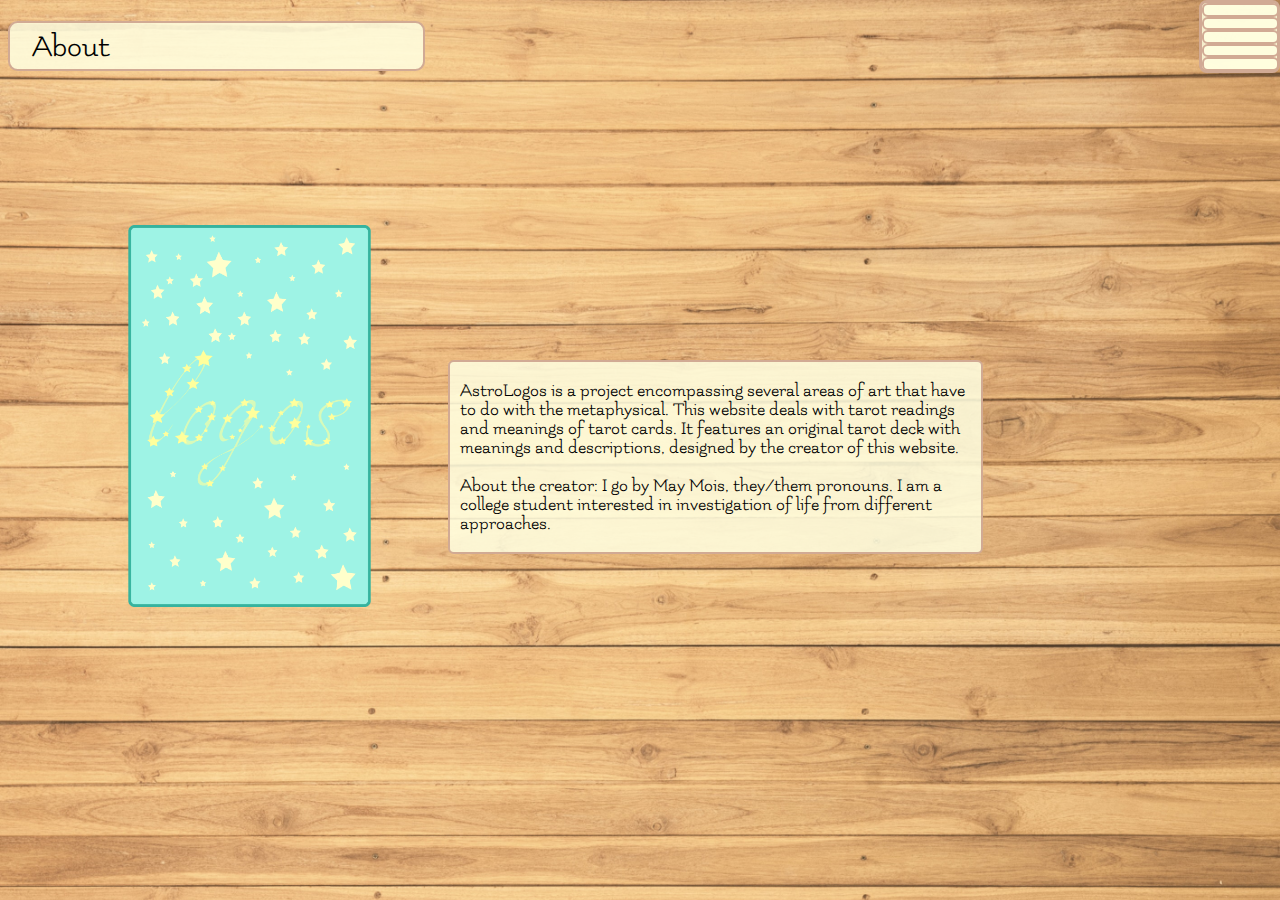
<file: templates/about.html>
<!DOCTYPE html>
<html>
<head>
	<title>AstroLogos About</title>
	<link rel="stylesheet" type="text/css" href="../stylesheets/style.css">
	<link rel="stylesheet" type="text/css" href="../stylesheets/about.css">
	<script src="https://ajax.googleapis.com/ajax/libs/jquery/3.3.1/jquery.min.js"></script>
	<script type="text/javascript" src="../javascript/app.js"></script>
	<script type="text/javascript" src="../javascript/about.js"></script>

</head>
<body>
	<div class="menu field">
		<div class="item field currPage"></div>
		<div class="item field"></div>
		<div class="item field"></div>
		<div class="item field"></div>
		<div class="item field"></div>
	</div>

	<h1 class="field">About</h1>
	<div class="head">  
		<img class="headshot" src="../images/back.png" alt="back of an astroLogos card">
	</div>
	<div class="field content">
		AstroLogos is a project encompassing several areas of art that have to do with the metaphysical. This website deals with tarot readings and meanings of tarot cards. It features an original tarot deck with meanings and descriptions, designed by the creator of this website. 
		<br><br>
		About the creator: I go by May Mois, they/them pronouns. I am a college student interested in investigation of life from different approaches. 
	</div>

</body>
</html>
</file>
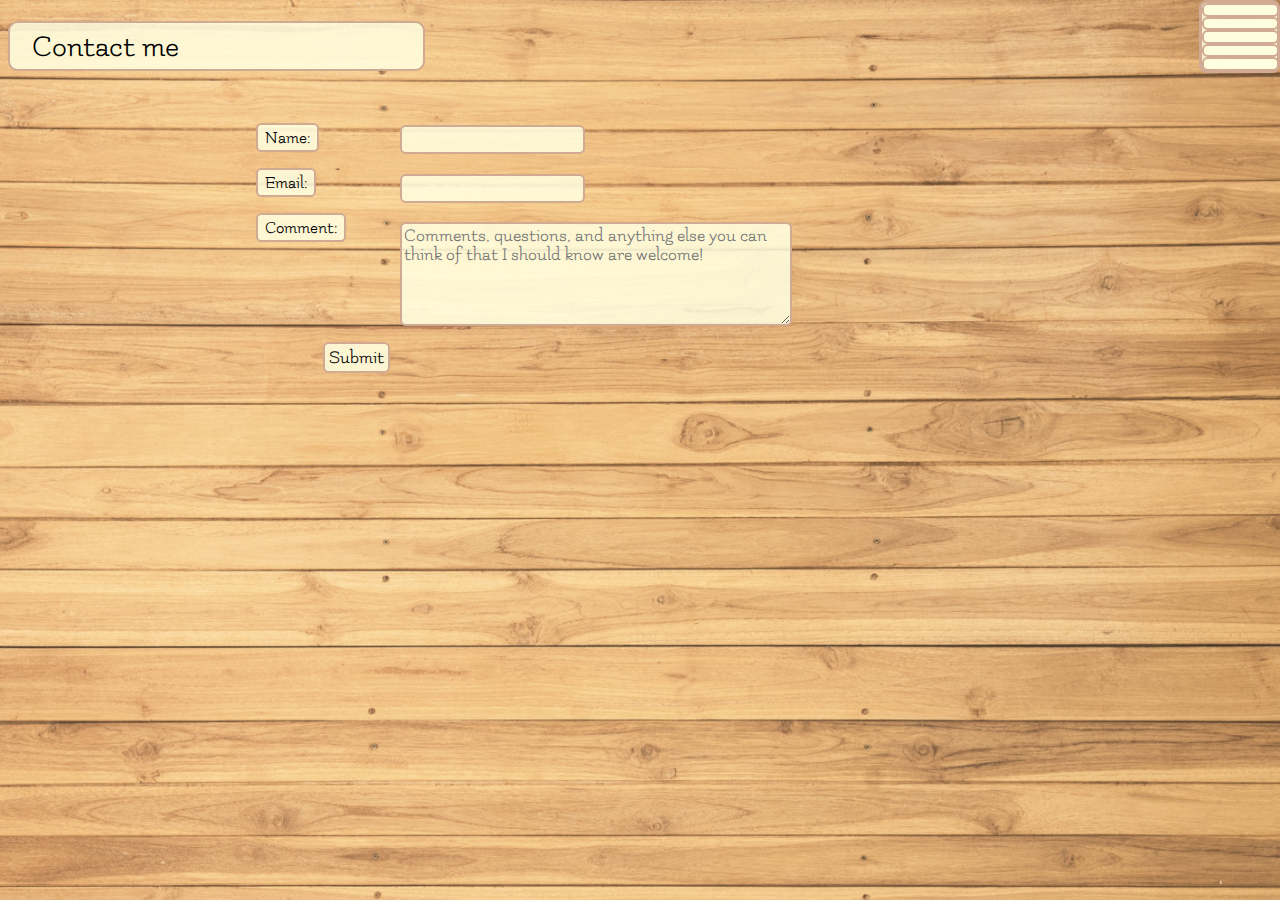
<file: templates/contact.html>
<!DOCTYPE html>
<html>
<head>
	<title>AstroLogos Contact me</title>
	<link rel="stylesheet" type="text/css" href="../stylesheets/style.css">
	<link rel="stylesheet" type="text/css" href="../stylesheets/contact.css">
	<script src="https://ajax.googleapis.com/ajax/libs/jquery/3.3.1/jquery.min.js"></script>
	<script type="text/javascript" src="../javascript/app.js"></script>

</head>
<body>
	<div class="menu field">
		<div class="item field"></div>
		<div class="item field"></div>
		<div class="item field"></div>
		<div class="item field"></div>
		<div class="item currPage field"></div>
	</div>

	<h1 class="field">Contact me</h1>
	<div class="content">
		<div class="line">
			<div class="field text">Name:</div>	
		</div>
		<div class="line">
			<div class="field text">Email:</div>	
		</div>
		<div class="line">
			<div class="field text">Comment:</div>	
			
		</div>
		<form action="https://formspree.io/moiseevamayya@gmail.com" method="POST">
			<input class="field input" name="name" type="text">	
			
			<input class="field input" name="email" type="email">	

			<textarea class="field input area" name="comment" placeholder="Comments, questions, and anything else you can think of that I should know are welcome!"></textarea>	

			<button class="field">Submit</button>

		</form>	
	</div>
</body>
</html>
</file>
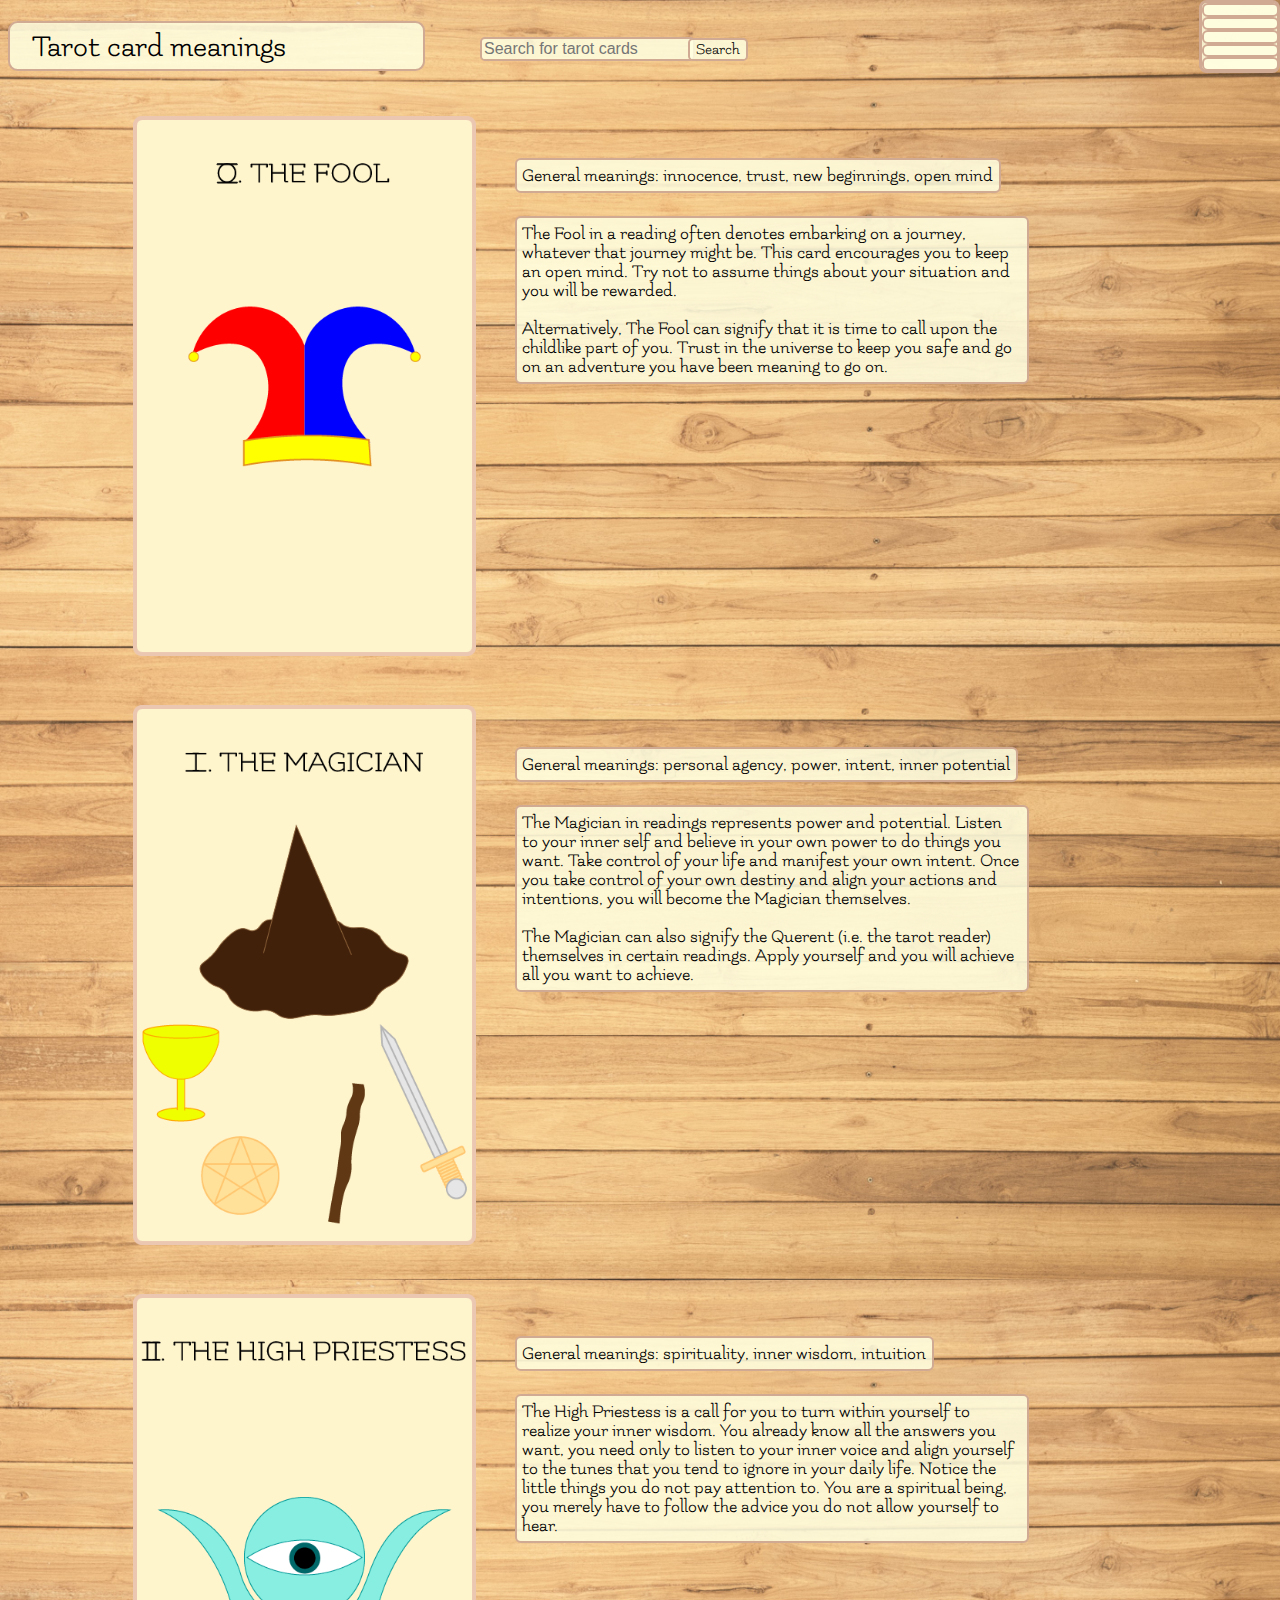
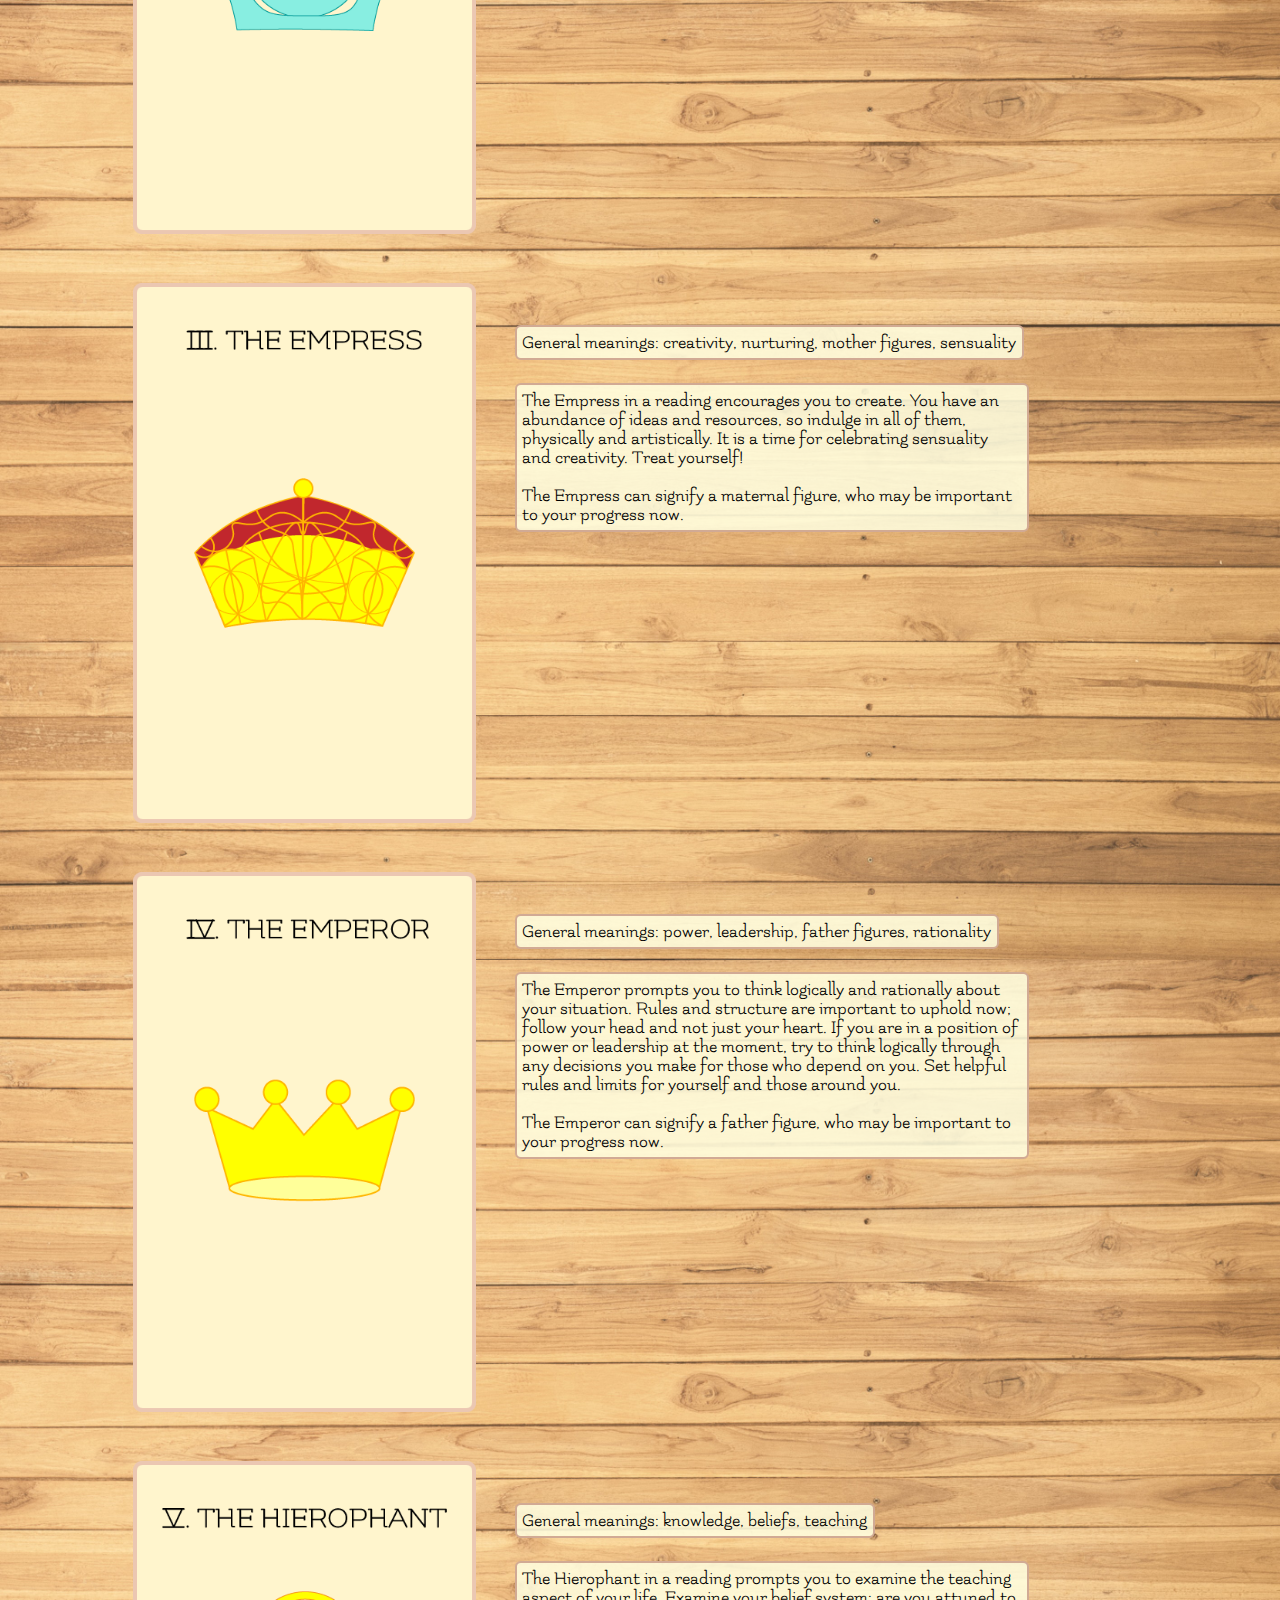
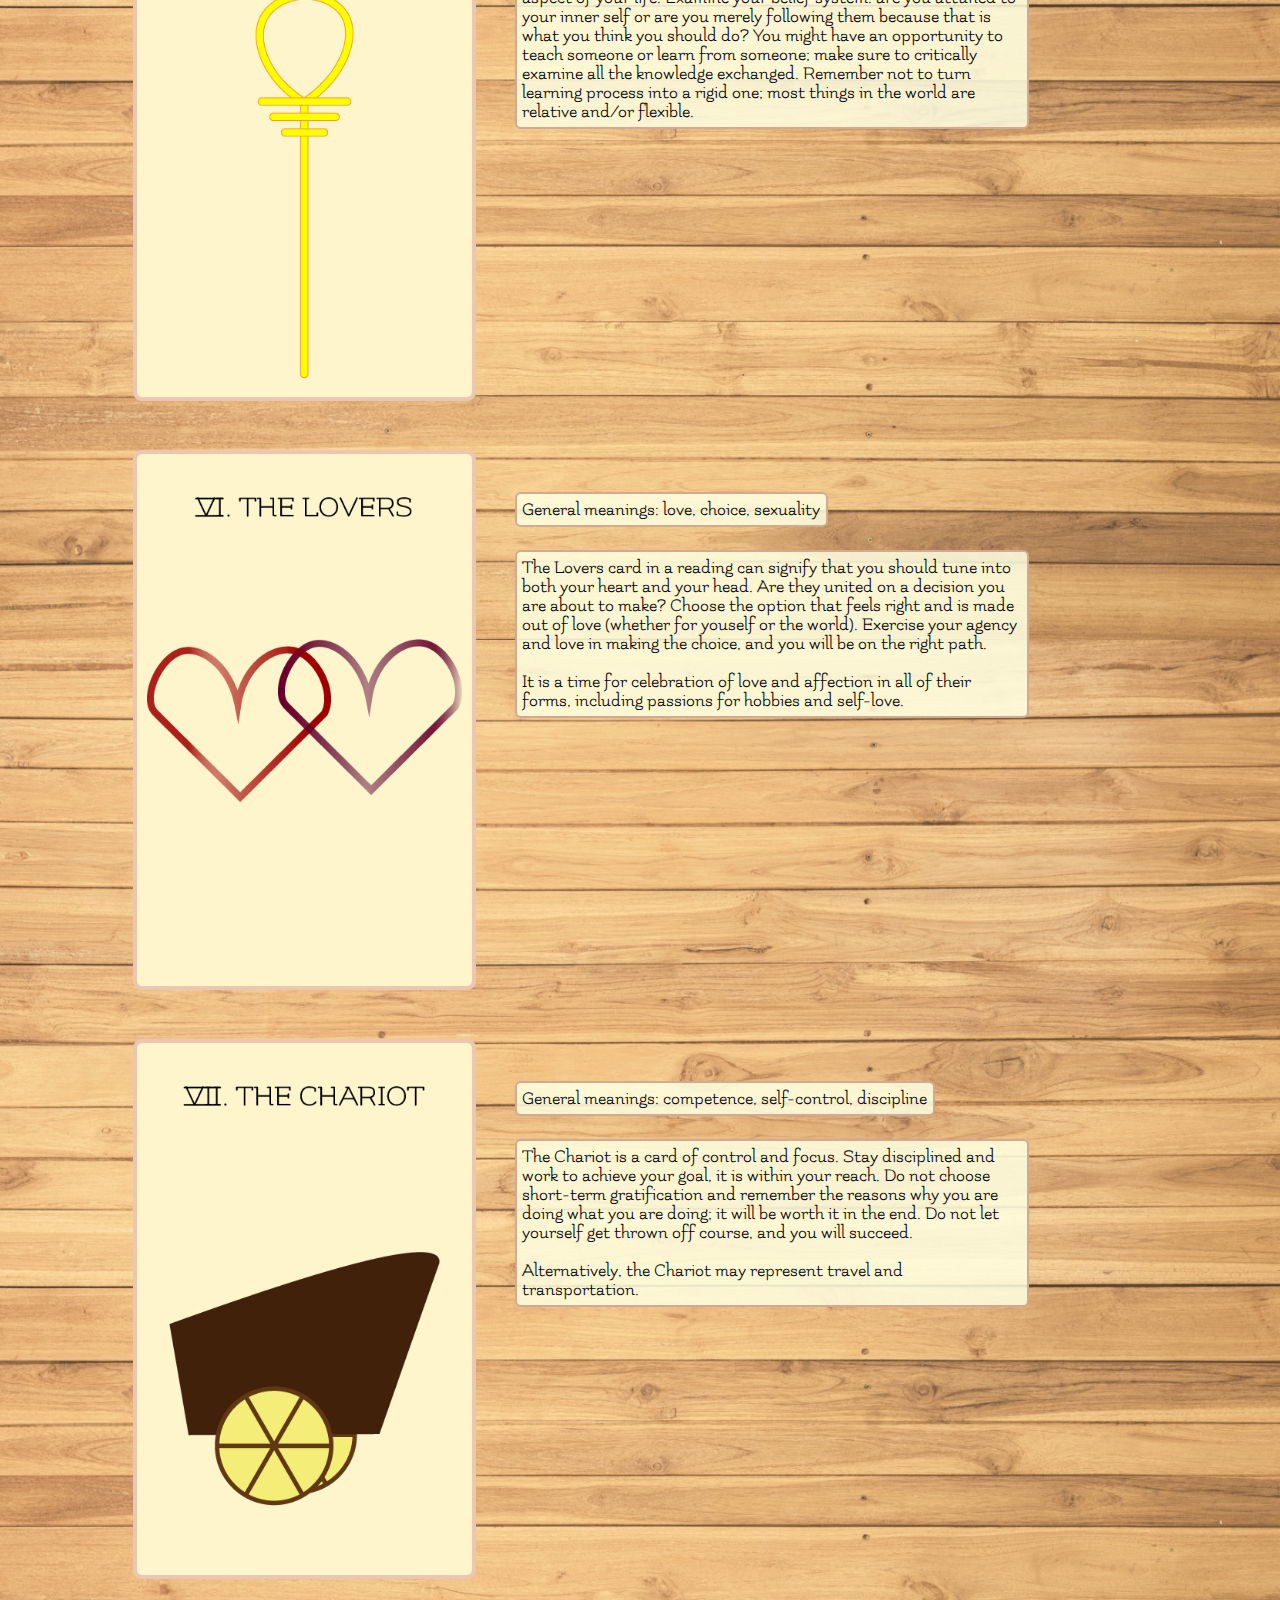
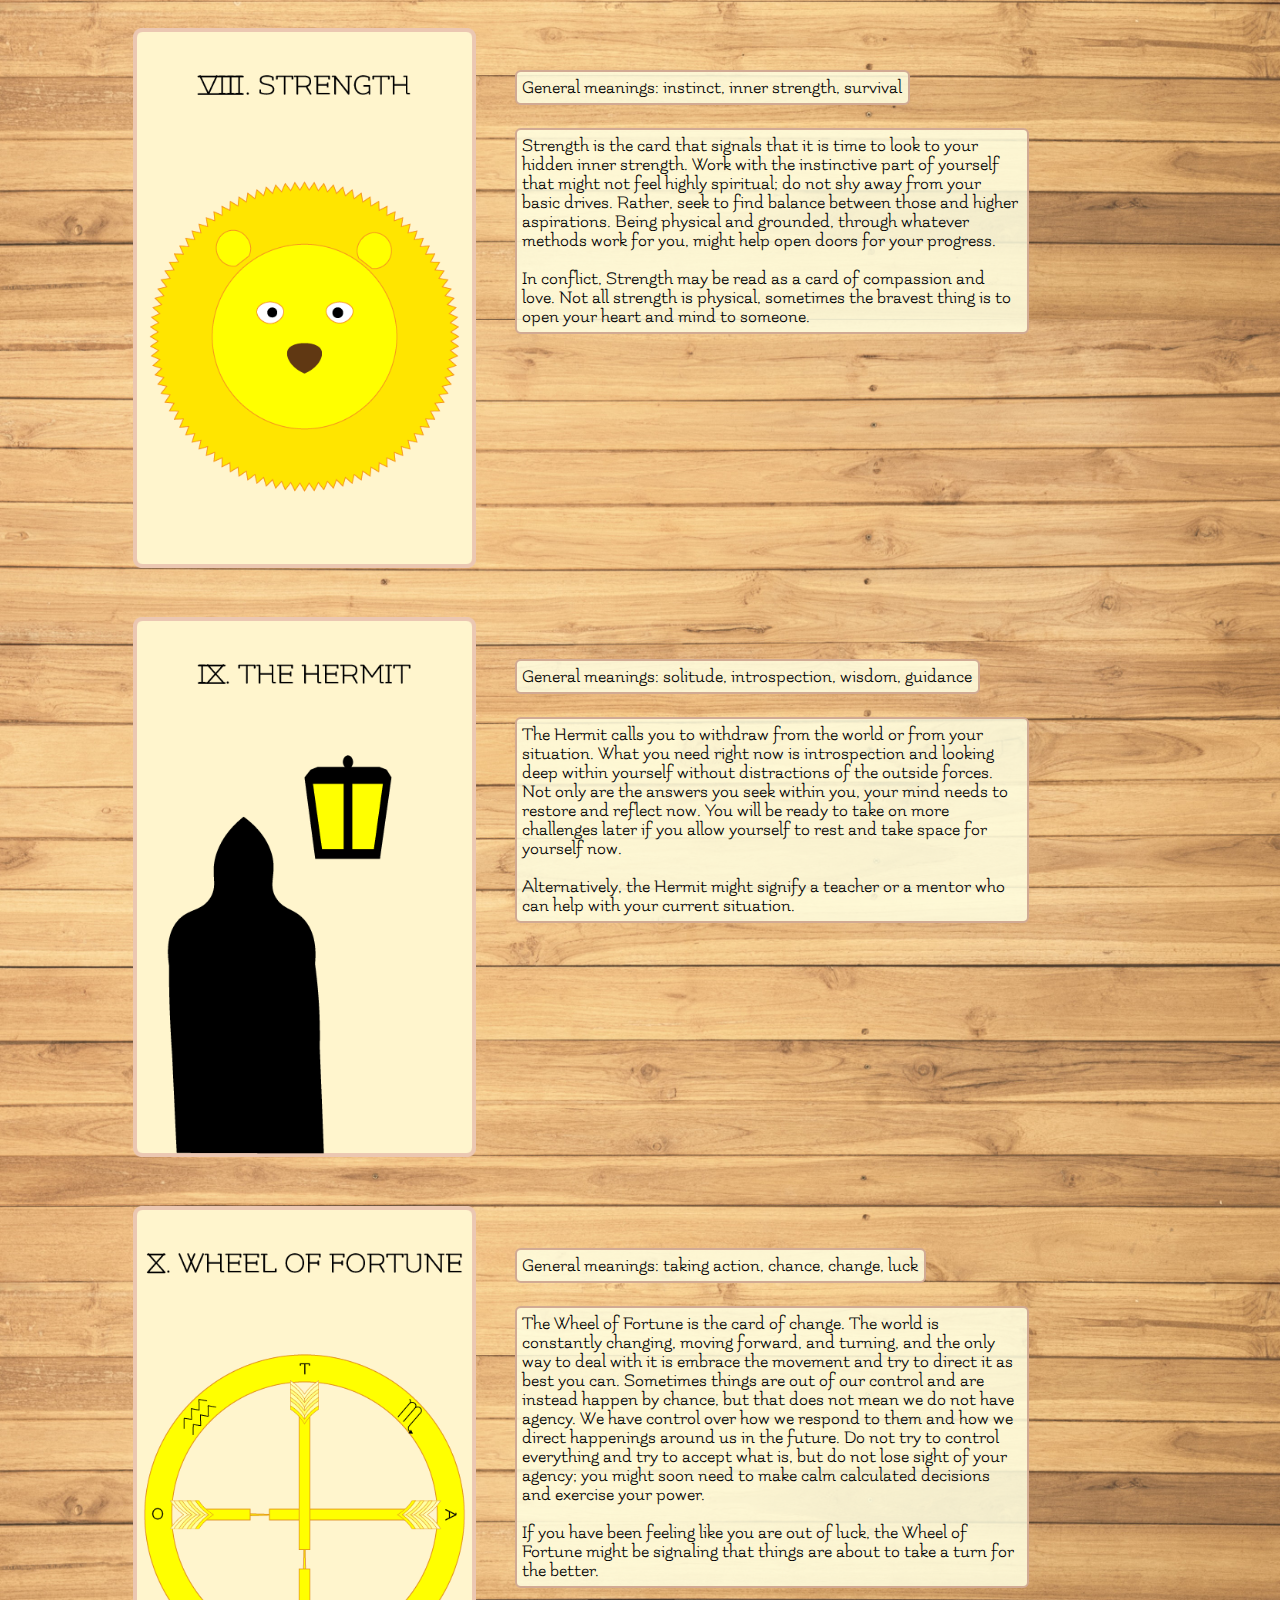
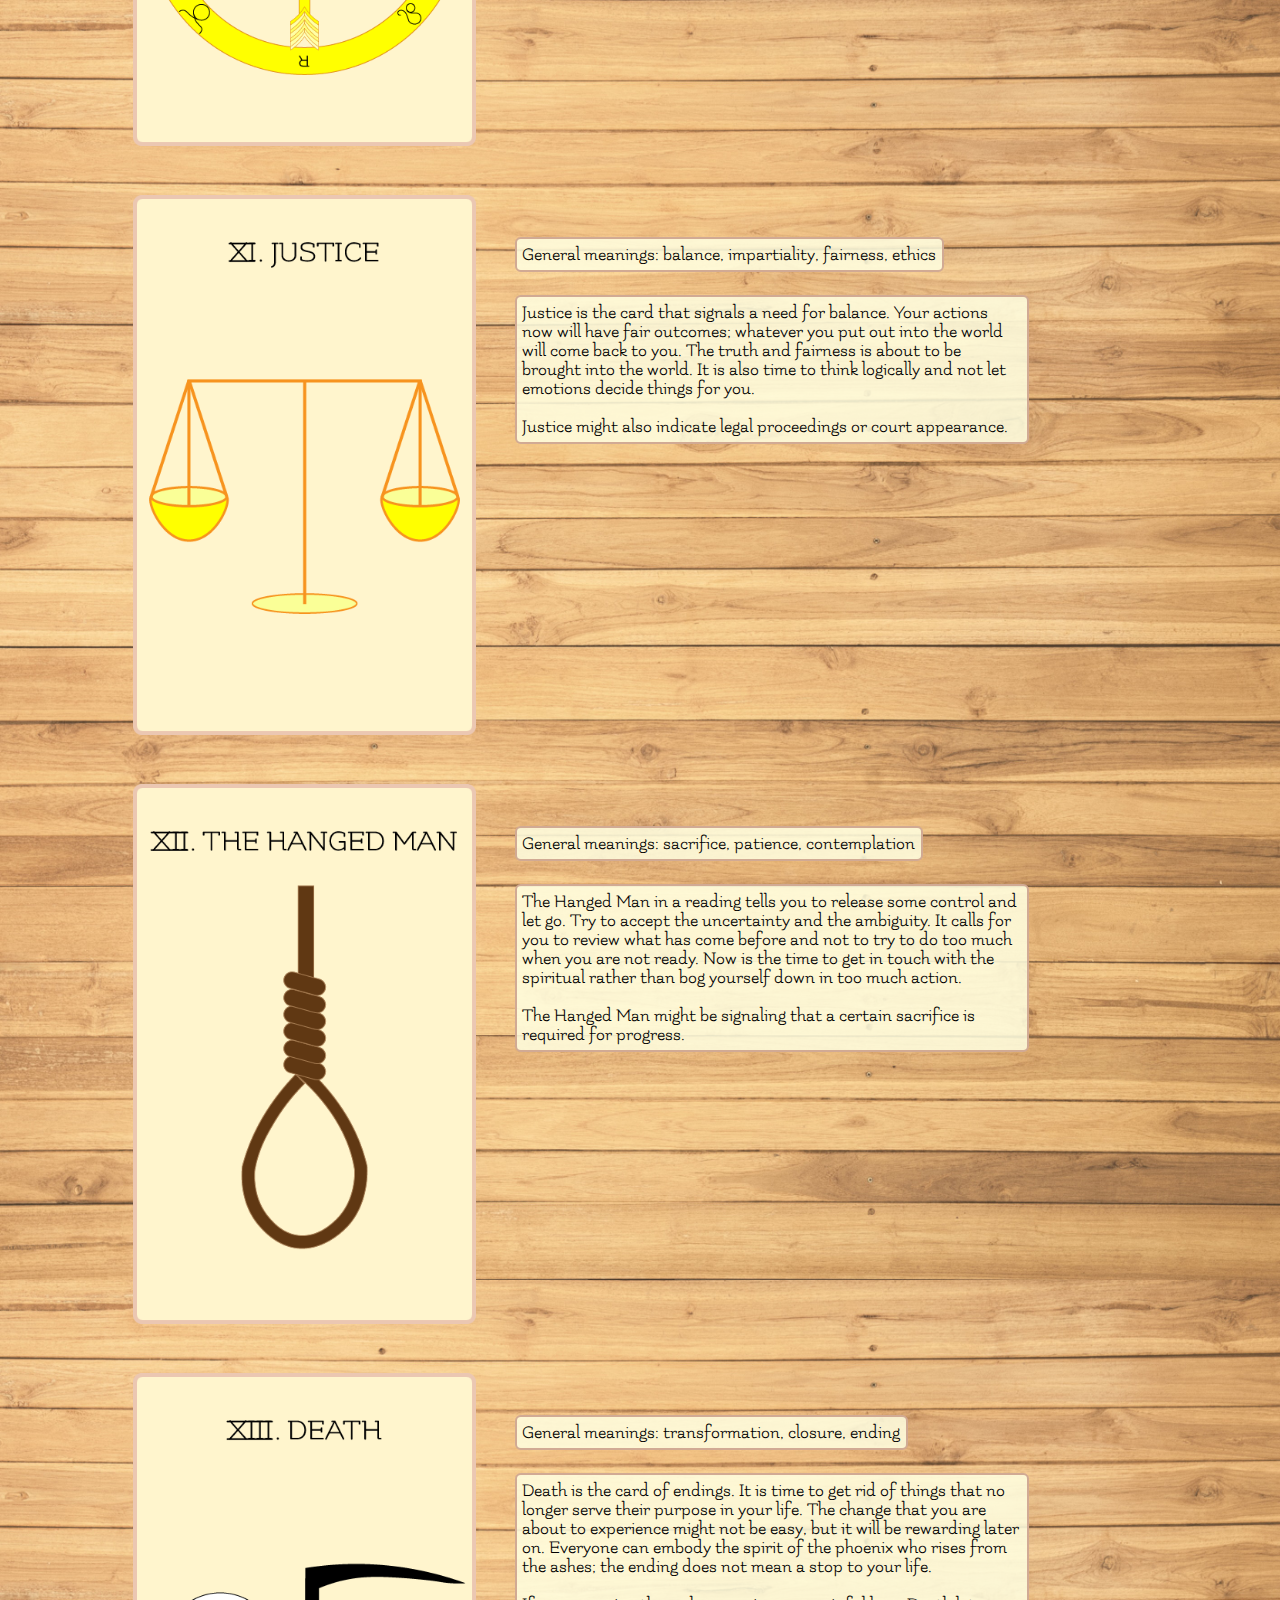
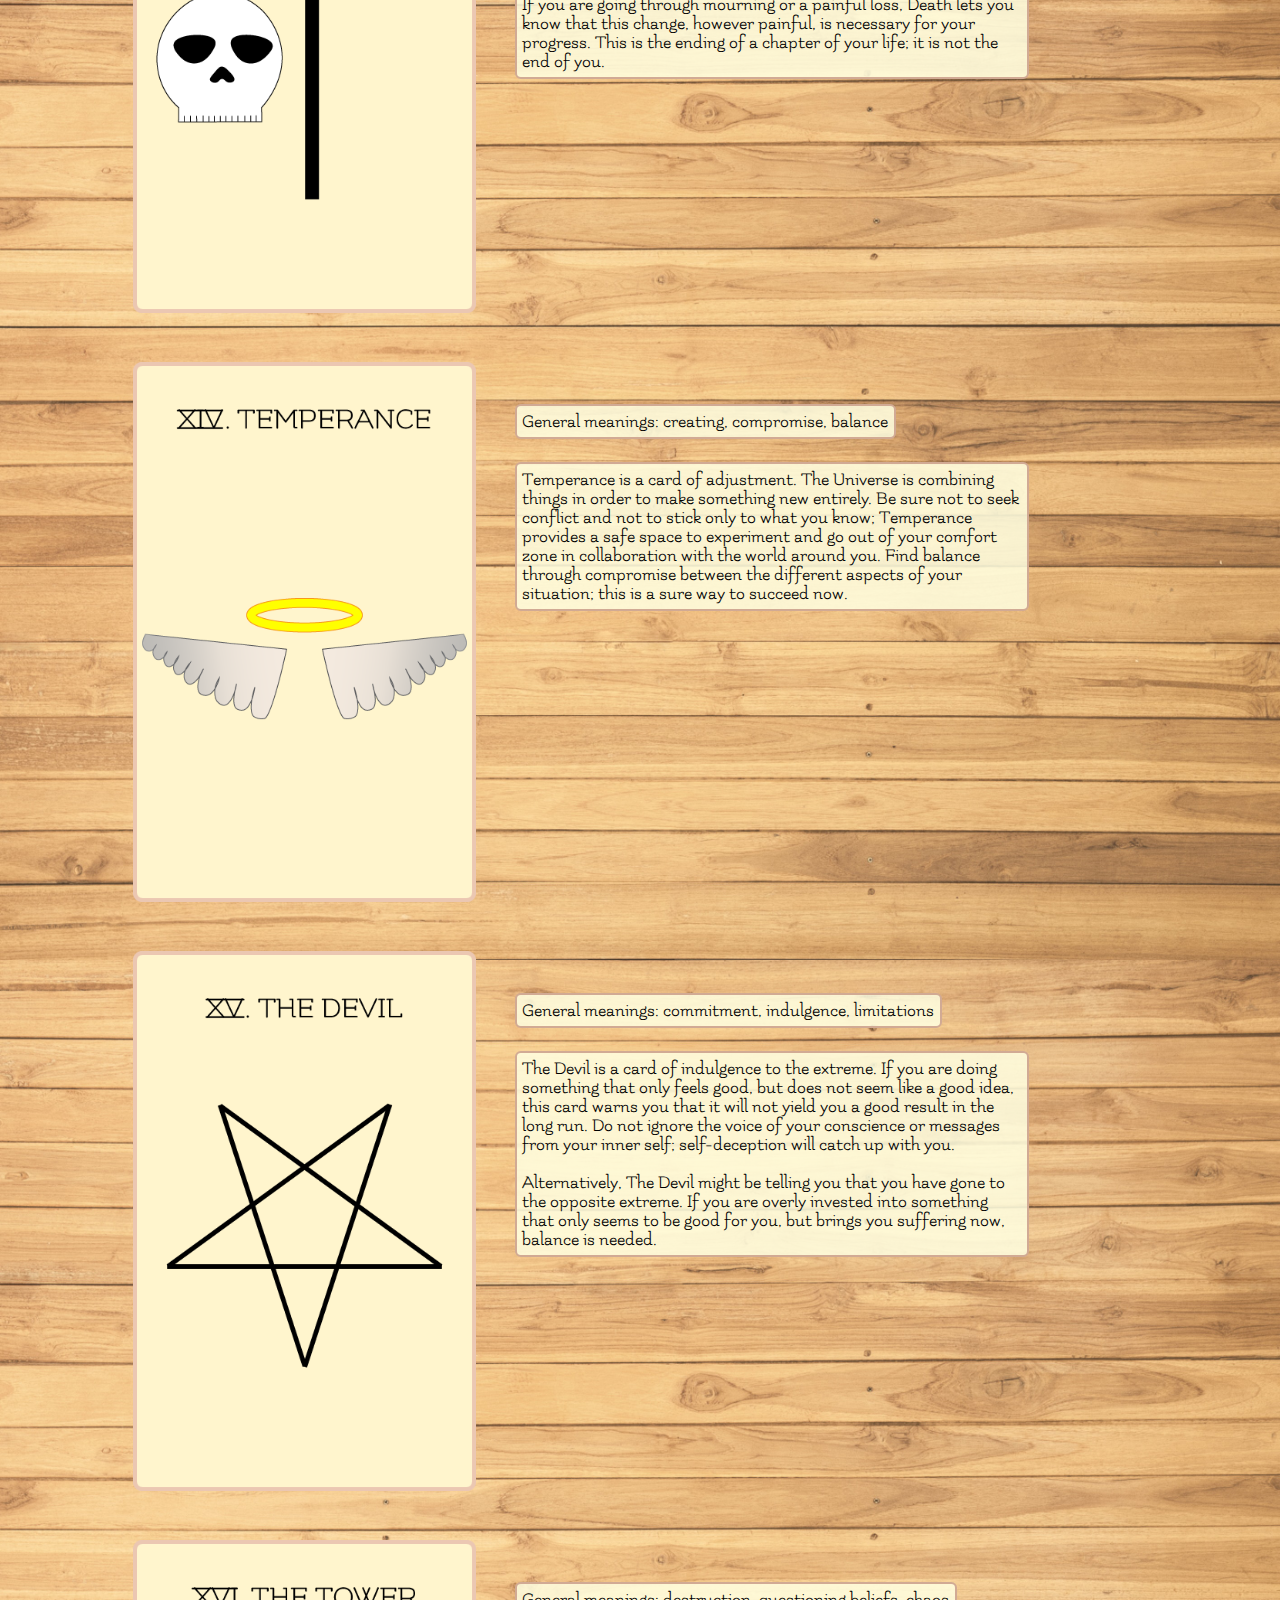
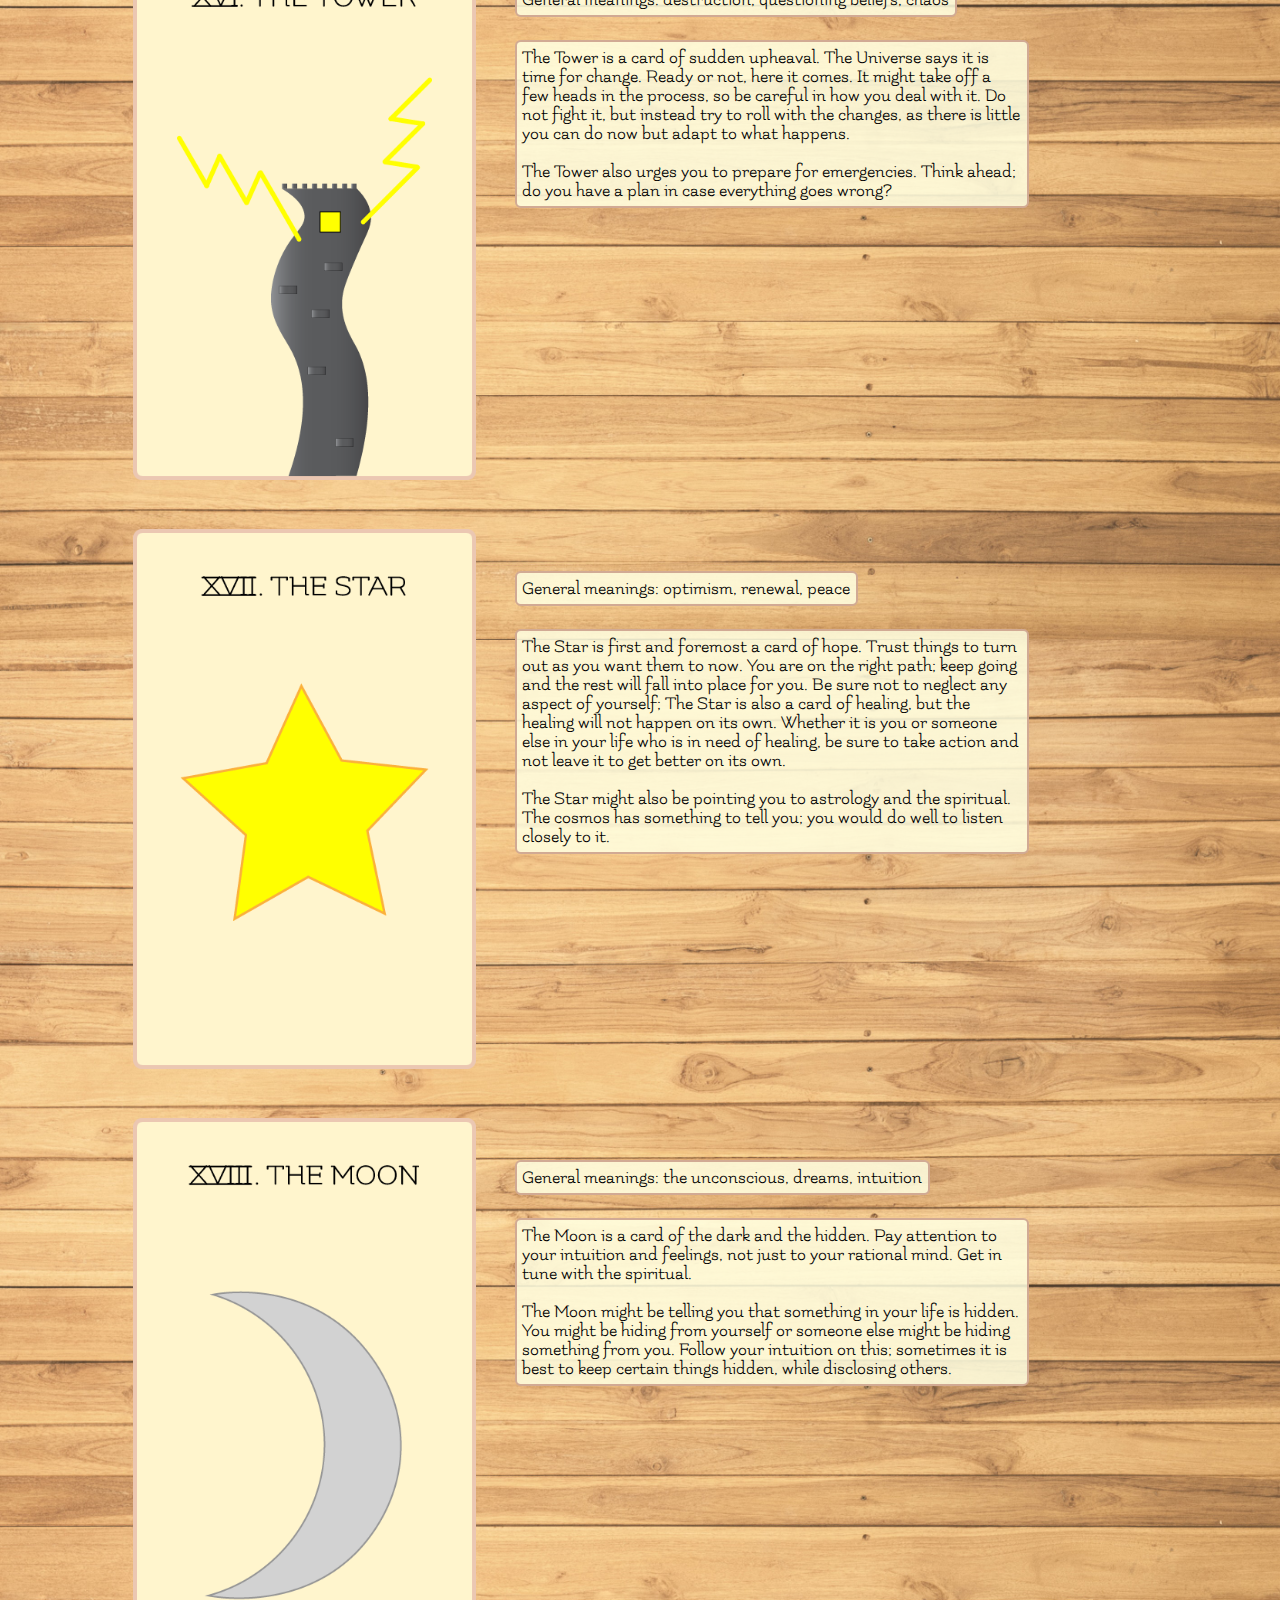
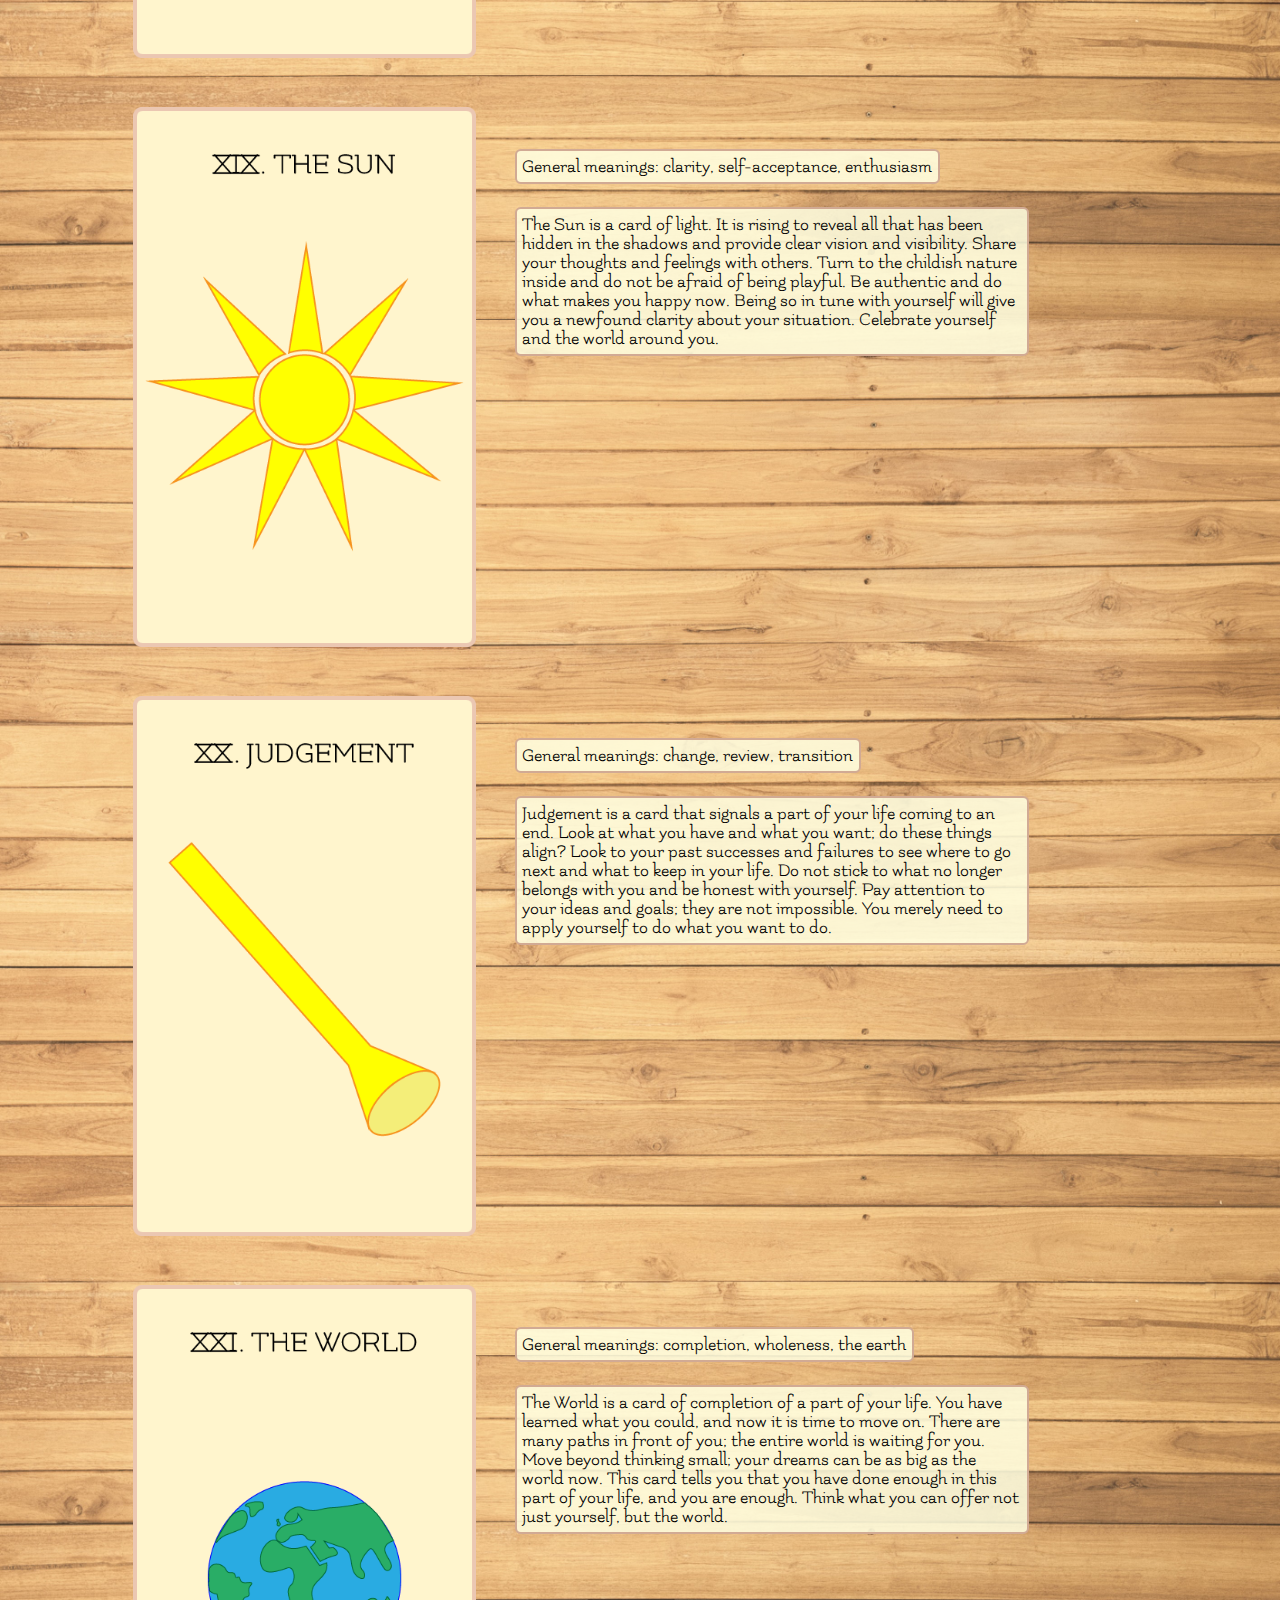
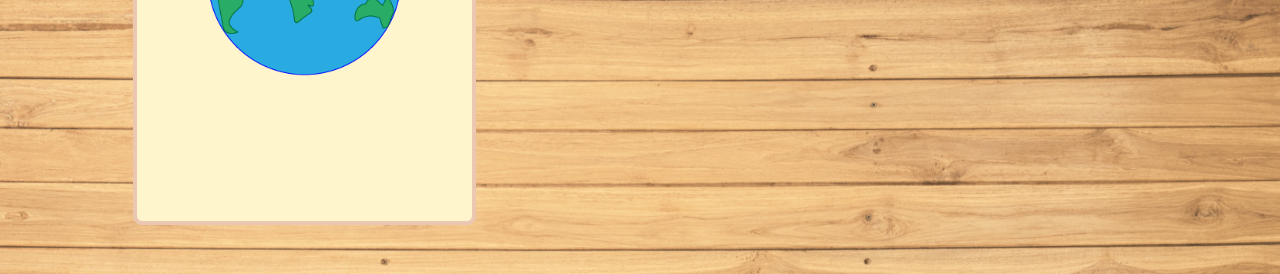
<file: templates/meanings.html>
<!DOCTYPE html>
<html>
<head>
	<title>AstroLogos Tarot Meanings</title>
	<link rel="stylesheet" type="text/css" href="../stylesheets/style.css">
	<link rel="stylesheet" type="text/css" href="../stylesheets/meanings.css">
	<script src="https://ajax.googleapis.com/ajax/libs/jquery/3.3.1/jquery.min.js"></script>
	<script type="text/javascript" src="../json/tarot.json"></script>
	<script type="text/javascript" src="../javascript/app.js"></script>
	<script type="text/javascript" src="../javascript/meanings.js"></script>


</head>
<body>
	<div class="menu field">
		<div class="item field"></div>
		<div class="item field"></div>
		<div class="item field currPage"></div>
		<div class="item field"></div>
		<div class="item field"></div>
	</div>

	<h1 class="field">Tarot card meanings</h1>
	
	<input id="search" class="field" type="search" placeholder="Search for tarot cards"></input>
	<button class="field">Search</button>
</body>
</html>
</file>
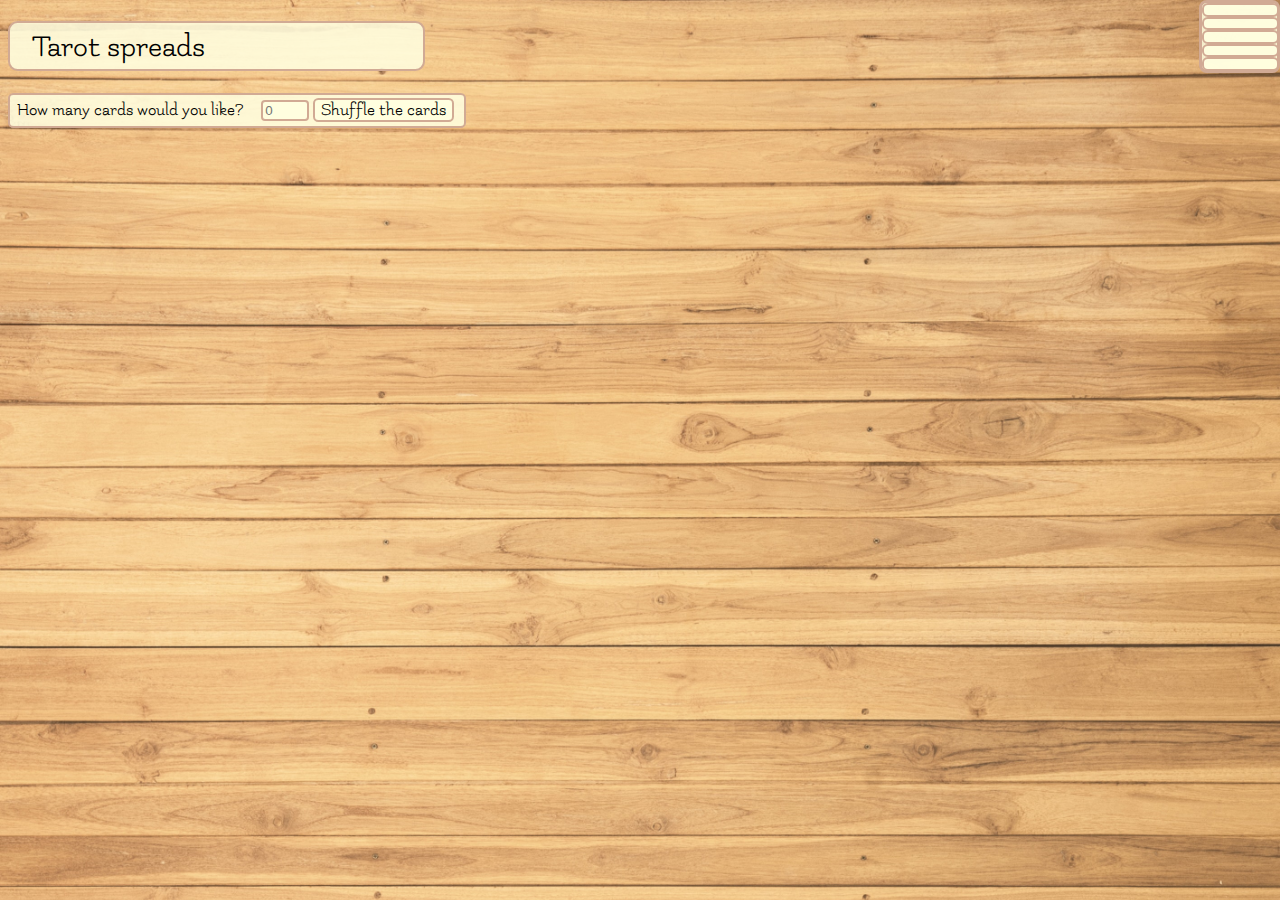
<file: templates/spreads.html>
<!DOCTYPE html>
<html>
<head>
	<title>AstroLogos Tarot</title>
	<link rel="stylesheet" type="text/css" href="../stylesheets/style.css">
	<link rel="stylesheet" type="text/css" href="../stylesheets/spreads.css">
	<script src="https://ajax.googleapis.com/ajax/libs/jquery/3.3.1/jquery.min.js"></script>
	<script type="text/javascript" src="../json/tarot.json"></script>
	<script type="text/javascript" src="../javascript/app.js"></script>
	<script type="text/javascript" src="../javascript/spreads.js"></script>

</head>
<body>
	<div class="menu field">
		<div class="item field"></div>
		<div class="item field currPage"></div>
		<div class="item field"></div>
		<div class="item field"></div>
		<div class="item field"></div>
	</div>

	<h1 class="field">Tarot spreads</h1>
	
	<div class="field text question">
		How many cards would you like?
		<input class="field" id="spreadNumber" type="number" min="1" max="4" placeholder="0">
		<button class="field start">Shuffle the cards</button>
	</div>
	<div class="box"></div>

</body>
</html>
</file>
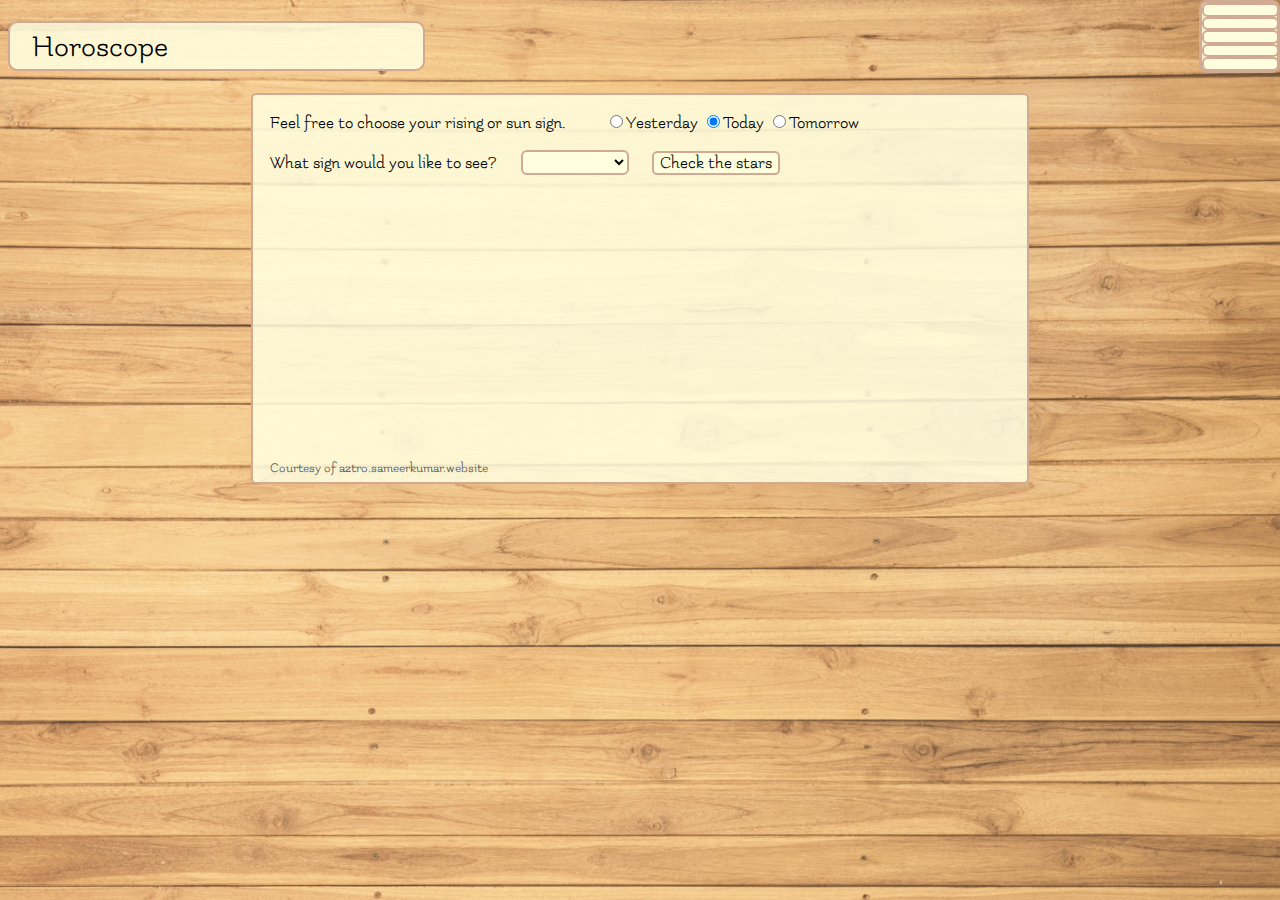
<file: templates/zodiaccalc.html>
<!DOCTYPE html>
<html>
<head>
	<title>AstroLogos Horoscope</title>
	<link rel="stylesheet" type="text/css" href="../stylesheets/style.css">
	<link rel="stylesheet" type="text/css" href="../stylesheets/zodiaccalc.css">
	<script src="https://ajax.googleapis.com/ajax/libs/jquery/3.3.1/jquery.min.js"></script>
	<script type="text/javascript" src="../javascript/app.js"></script>
	<script type="text/javascript" src="../javascript/zodiaccalc.js"></script>

</head>
<body>
	<div class="menu field">
		<div class="item field"></div>
		<div class="item field"></div>
		<div class="item field"></div>
		<div class="item field currPage"></div>
		<div class="item field"></div>
	</div>

	<h1 class="field">Horoscope</h1>
	<div class="field content">
		Feel free to choose your rising or sun sign. 
		<span>
			<input type="radio" class="day" name="day" value="yesterday">Yesterday
	 		<input type="radio" class="day" name="day" value="today" checked="checked">Today
			<input type="radio" class="day" name="day" value="tomorrow">Tomorrow  
		</span>
		<br>
		<br>
		What sign would you like to see?
		<select class="field" id="sign">
			<option value=""> </option>
			<option value="aries">Aries</option>
			<option value="taurus">Taurus</option>
			<option value="gemini">Gemini</option>
			<option value="cancer">Cancer</option>
			<option value="leo">Leo</option>
			<option value="virgo">Virgo</option>
			<option value="libra">Libra</option>
			<option value="scorpio">Scorpio</option>
			<option value="sagittarius">Sagittarius</option>
			<option value="capricorn">Capricorn</option>
			<option value="aquarius">Aquarius</option>
			<option value="pisces">Pisces</option>
		</select>
		<button class="calc field">Check the stars</button>
		<div class="credit">Courtesy of <a href="https://aztro.sameerkumar.website" target="_blank">aztro.sameerkumar.website</a></div>
	</div>
</body>
</html>
</file>
<file: stylesheets/style.css>
@import url('https://fonts.googleapis.com/css?family=Flamenco|Amiri');

body{
	font-family:'Flamenco', serif;
	background:hsl(30,78%,91%);
	background-image:url(../images/bg.jpg);
	background-repeat: repeat-y;
	background-size: 100vw;	
}

.field{
	background: hsla(60, 100%, 94%,.85);
	border: 2px solid hsl(22,40%,70%);
	border-radius:.3em;	
	transition: .6s all;
}

.text{
	display:inline-block;
	padding:.2em .4em;
	font-size:1.1em;
}

h1{
	font-weight: normal;
	width:12em;
	padding:.2em;
	padding-left:.7em;
}

a{
	text-decoration: inherit;
	font: inherit;
	color:inherit;
}

a:hover{
	color:hsl(0,0%,60%);
}


.menu{
	width:3.9em;
	height:3.5em;
	font-size:1.2em;
	border-width: 3px;
	border-radius:.4em;
	position:fixed;
	right:0;
	top:0;
	z-index:1000;
}

.item{
	width:3.8em;
	height:.5em;
	margin:0;
	z-index:1001;
}

.currPage{
	color:hsl(0,0%,50%);
}

.open{
	width:14.1em;
	height:10em;
	padding:0;
	position:fixed;
	right:0;
	top:0;
}

.active{
	width:13em;
	margin:0;
	height:.8em;
	padding:.5em;
}

button{
	font-family: inherit;
	font-size: inherit;	
	background:hsla(60, 0%, 10%, .07);
}
</file>
<file: stylesheets/about.css>
body{
	overflow: hidden;
}

.head{
	position:absolute;
	top: 25%;
	left:10%;
	margin:0;
	width:19%;
	align-items: center;
	cursor: pointer;
	transition:0s all;
}

.headshot{
	width:100%;
	height:auto;
}

.content{
	font-size:1.2em;
	padding:1em .5em;
	width:40%;
	position:absolute;
	left:35%;
	top:40%;
}
</file>
<file: stylesheets/contact.css>
.content{
	display:inline-block;
	width:60%;
	position:absolute;
	left:20%;
	top:7em;
}

.line, .input{
	display:block;
	margin-top:.7em;
	margin-bottom:1em;
}

.input{
	height: 1.2em;
	font-family: inherit;
	font-size:1.2em;
}

button{
	font-family: inherit;
	font-size:1.2em;
	padding:.2em;
	position:absolute;
	top:12em;
	left:-4em;
}

button:active{
	background:hsla(48, 40%, 80%,.85);
}

form{
	position:absolute;
	left:9em;
	top:0em;

}

.area{
	width:20em;
	height:5em;
}
</file>
<file: stylesheets/meanings.css>
.description, .meaning{
	padding:.3em;
	display:inline-block;
	position:absolute;
	margin-left:2em;
	margin-top:2.2em;
	font-size:1.2em;
}

.description{
	top:0;

}

.meaning{
	top:3em;	
}

.cardpic{
	height:60vh;
}

.card{
	margin:5vh;
	position:relative;
	max-width:70vw;
	padding-left:5em;
}

#search{
	position:absolute;
	top:2.3em;
	left:30em;
	font-size:1em;
}

.error{
	display:block;
	margin-left:auto;
	margin-right:auto;
	margin-top:7em;
	width:25em;
	padding:.5em;
}

button{
	font-family: inherit;
	font-size:1em;
	position:absolute;
	top:2.4em;
	left:43em;
}
</file>
<file: stylesheets/spreads.css>
body{
	overflow: hidden;
}

#spreadNumber{
	margin-left:1em;
}

.question{
	display: block;
	width:25em;
}


.card{
	display:inline-block;
	margin:1em;
	width:17%;
	margin-left:3%;
	vertical-align: top;
	position:relative;
}

.eachCard{
	max-width:445px;
	width:100%;
	height:auto;
	cursor: pointer;
}

.openCard{
	cursor:default;
}

.text{
	align-items: center;
}

/*
.hidden{
	display:none;
	position:absolute;
	top:20%;
	left:5em;
	width:20em;
	z-index:999;
}
*/
</file>
<file: stylesheets/zodiaccalc.css>
#sign{
	font-family: inherit;
	font-size:1.1em;
	margin: 0em 1em;
}

.content{
	margin:auto;
	max-width: 42em;
	padding:1em;
	font-size:1.1em;
	height:20em;
	position:relative;
}

.horoscope{
	margin:1.5em 3em;
	max-width:32em;
	font-size:1.1em;
	line-height: 1.2;
	font-family:"Amiri", serif;
}

.credit{
	position:absolute;
	bottom:.5em;
	font-size:.8em;
	color:hsl(0,0%,30%);
}

span{
	margin-left: 2em;
}
</file>
